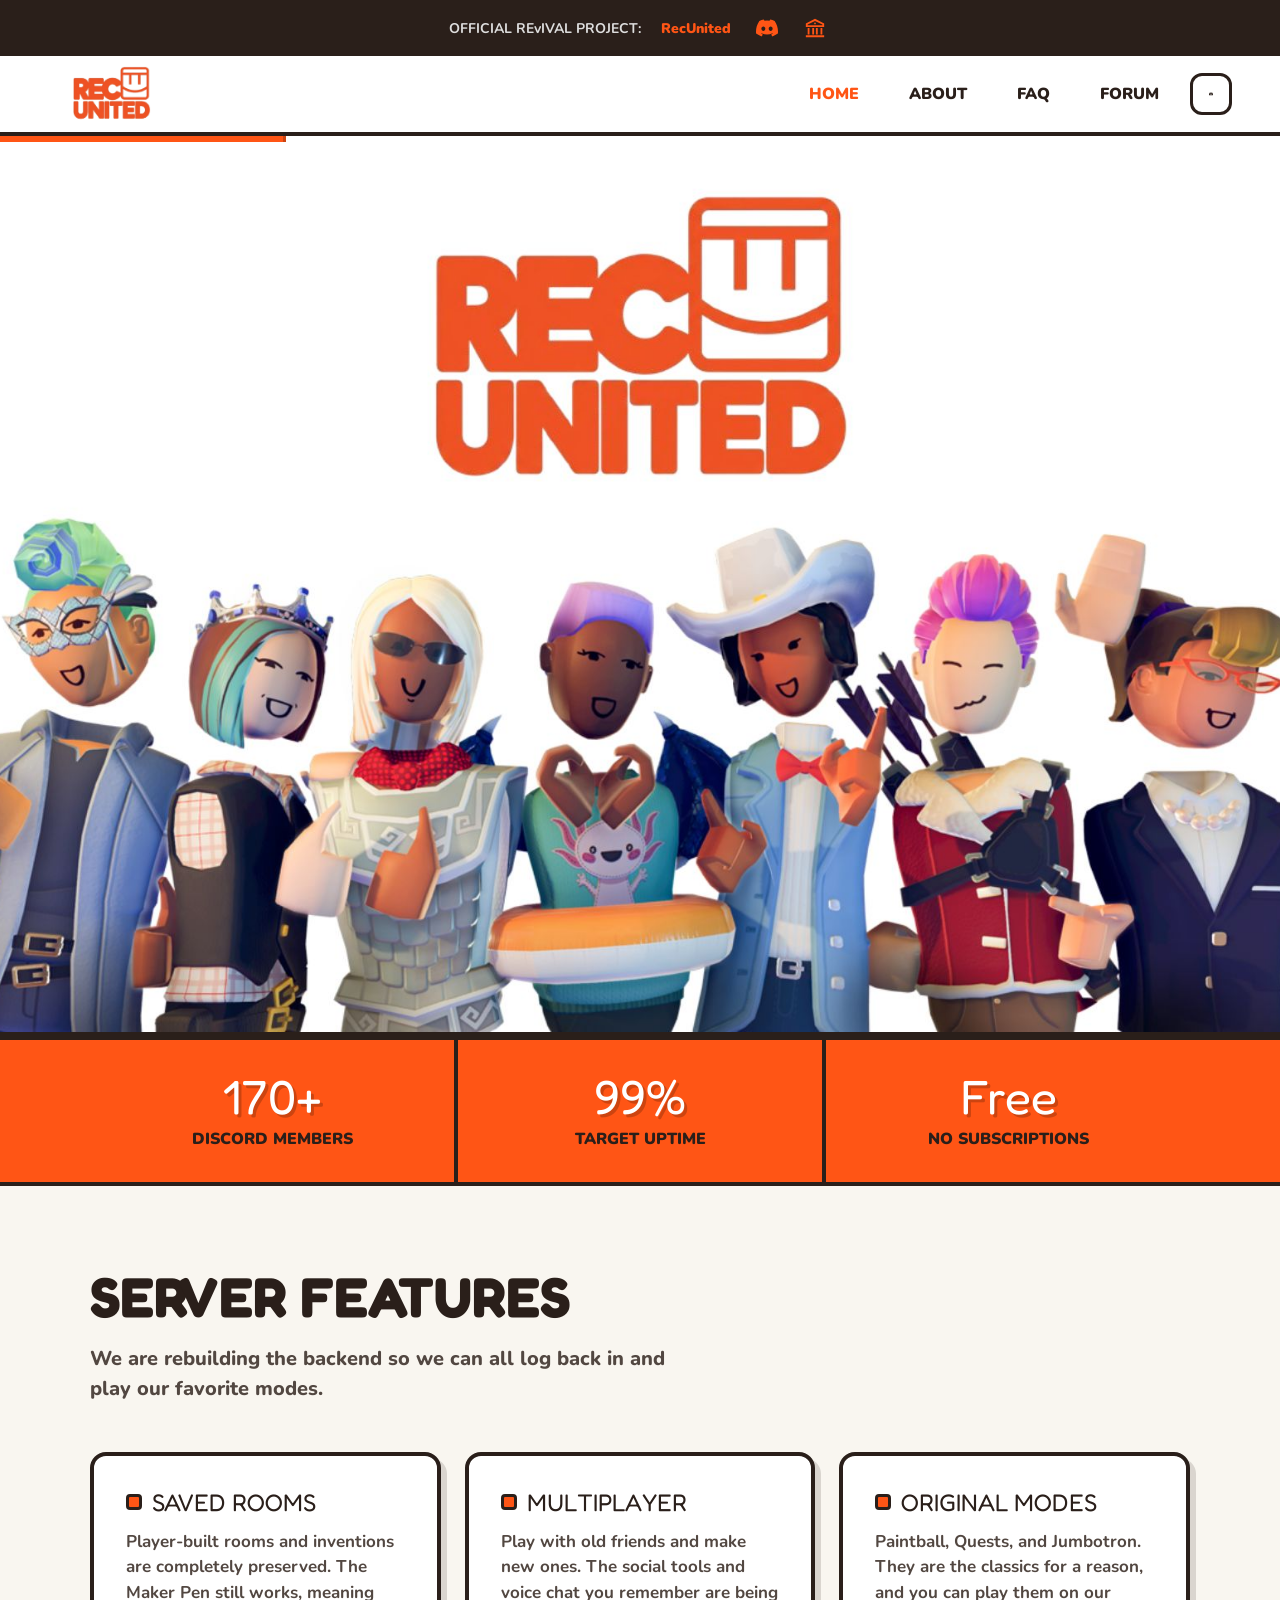
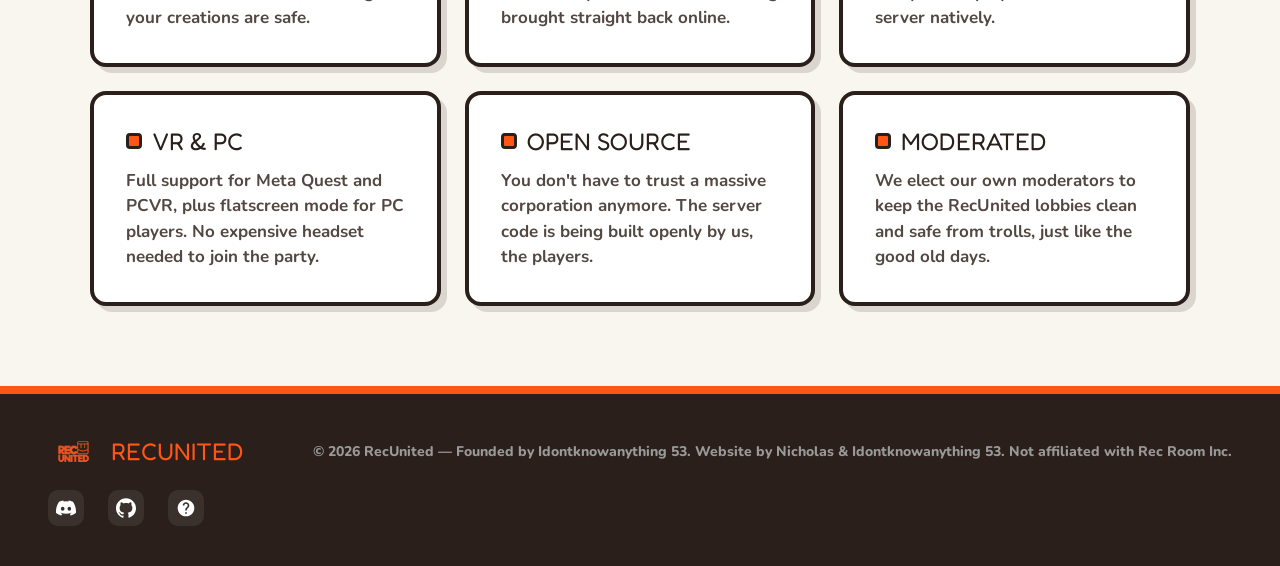
<file: index.html>
<!DOCTYPE html>
<html lang="en">
<head>
<meta charset="UTF-8">
<meta name="viewport" content="width=device-width, initial-scale=1.0">
<title>RecUnited — The Game Lives On</title>
<link rel="preconnect" href="https://fonts.googleapis.com">
<link rel="preconnect" href="https://fonts.gstatic.com" crossorigin>
<link href="https://fonts.googleapis.com/css2?family=Fredoka+One&family=Nunito:wght@400;700;800;900&display=swap" rel="stylesheet">
<link href="styles.css" rel="stylesheet">
<link rel="icon" type="image/x-icon" href="/favicon.ico">

<style>
  /* Icon link styles */
  .icon-link {
    display: inline-flex;
    align-items: center;
    justify-content: center;
    width: 32px;
    height: 32px;
    border-radius: 8px;
    transition: opacity 0.15s, transform 0.15s;
    color: inherit;
    text-decoration: none;
  }
  .icon-link:hover {
    opacity: 0.75;
    transform: scale(1.12);
  }

  /* Topbar icons */
  .topbar-links .icon-link svg {
    width: 22px;
    height: 22px;
    fill: var(--orange);
    transition: fill 0.15s;
  }
  .topbar-links .icon-link:hover svg {
    fill: white;
  }

  /* Nav Discord button icon */
  .nav-link-btn.icon-link {
    width: 42px;
    height: 42px;
    border-radius: 12px;
  }
  .nav-link-btn.icon-link svg {
    width: 22px;
    height: 22px;
    fill: var(--text);
  }
  .nav-link-btn.icon-link:hover svg {
    fill: var(--text);
  }

  /* Footer icon links */
  .footer-links .icon-link {
    width: 36px;
    height: 36px;
    border-radius: 10px;
    background: rgba(255,255,255,0.08);
  }
  .footer-links .icon-link svg {
    width: 20px;
    height: 20px;
    fill: white;
    transition: fill 0.15s;
  }
  .footer-links .icon-link:hover {
    opacity: 1;
    background: var(--orange);
    transform: scale(1.12);
  }
  .footer-links .icon-link:hover svg {
    fill: white;
  }

  /* Tooltip for icon links */
  .icon-link {
    position: relative;
  }
  .icon-link::after {
    content: attr(data-tooltip);
    position: absolute;
    bottom: calc(100% + 8px);
    left: 50%;
    transform: translateX(-50%);
    background: var(--text);
    color: white;
    font-family: 'Nunito', sans-serif;
    font-size: 12px;
    font-weight: 800;
    padding: 4px 10px;
    border-radius: 6px;
    white-space: nowrap;
    pointer-events: none;
    opacity: 0;
    transition: opacity 0.15s;
    text-transform: uppercase;
    letter-spacing: 0.05em;
  }
  .icon-link:hover::after {
    opacity: 1;
  }
</style>
</head>
<body>

<div class="topbar">
  <span>OFFICIAL REvIVAL PROJECT:</span>
  <strong>RecUnited</strong>
  <div class="topbar-links">
    <!-- Discord icon -->
    <a href="https://discord.gg/YjyBSMwTQD" target="_blank" class="icon-link" data-tooltip="Discord" aria-label="Discord">
      <svg xmlns="http://www.w3.org/2000/svg" viewBox="0 0 24 24">
        <path d="M20.317 4.37a19.791 19.791 0 0 0-4.885-1.515.074.074 0 0 0-.079.037c-.21.375-.444.864-.608 1.25a18.27 18.27 0 0 0-5.487 0 12.64 12.64 0 0 0-.617-1.25.077.077 0 0 0-.079-.037A19.736 19.736 0 0 0 3.677 4.37a.07.07 0 0 0-.032.027C.533 9.046-.32 13.58.099 18.057c.002.022.015.042.03.052a19.9 19.9 0 0 0 5.993 3.03.078.078 0 0 0 .084-.028c.462-.63.874-1.295 1.226-1.994a.076.076 0 0 0-.041-.106 13.107 13.107 0 0 1-1.872-.892.077.077 0 0 1-.008-.128 10.2 10.2 0 0 0 .372-.292.074.074 0 0 1 .077-.01c3.928 1.793 8.18 1.793 12.062 0a.074.074 0 0 1 .078.01c.12.098.246.198.373.292a.077.077 0 0 1-.006.127 12.299 12.299 0 0 1-1.873.892.077.077 0 0 0-.041.107c.36.698.772 1.362 1.225 1.993a.076.076 0 0 0 .084.028 19.839 19.839 0 0 0 6.002-3.03.077.077 0 0 0 .032-.054c.5-5.177-.838-9.674-3.549-13.66a.061.061 0 0 0-.031-.03zM8.02 15.33c-1.183 0-2.157-1.085-2.157-2.419 0-1.333.956-2.419 2.157-2.419 1.21 0 2.176 1.096 2.157 2.42 0 1.333-.956 2.418-2.157 2.418zm7.975 0c-1.183 0-2.157-1.085-2.157-2.419 0-1.333.955-2.419 2.157-2.419 1.21 0 2.176 1.096 2.157 2.42 0 1.333-.946 2.418-2.157 2.418z"/>
      </svg>
    </a>
    <!-- Server status / building icon -->
    <a href="about.html" class="icon-link" data-tooltip="Server: Building" aria-label="Server Status">
      <svg xmlns="http://www.w3.org/2000/svg" viewBox="0 0 24 24">
        <path d="M2 20h20v2H2v-2zm2-8h2v7H4v-7zm5 0h2v7H9v-7zm4 0h2v7h-2v-7zm5 0h2v7h-2v-7zM2 7l10-5 10 5v4H2V7zm2 1.236V9h16v-.764l-8-4-8 4zM12 8a1 1 0 1 1 0-2 1 1 0 0 1 0 2z"/>
      </svg>
    </a>
  </div>
</div>

<nav>
  <a class="nav-logo" href="index.html">
    <img class="logo-img" src="RecUnited-logo-2.png" alt="RecUnited Logo" onerror="this.src='https://placehold.co/200x80/FF5515/FFFFFF?text=RecUnited&font=Montserrat'">
  </a>
  <button class="mobile-menu-btn" aria-label="Toggle Menu">☰</button>

  <ul class="nav-links">
    <li class="nav-item"><a href="index" style="color:var(--orange);">Home</a></li>
    <li class="nav-item"><a href="about">About</a></li>
    <li class="nav-item"><a href="faq">FAQ</a></li>
    <li class="nav-item"><a href="https://forum.recunited.net">Forum</a></li>
    <li class="nav-item">
      <!-- Discord icon button in nav -->
      <a href="https://discord.gg/YjyBSMwTQD" target="_blank" class="nav-link-btn icon-link" data-tooltip="Discord" aria-label="Discord">
        <svg xmlns="http://www.w3.org/2000/svg" viewBox="0 0 24 24">
          <path d="M20.317 4.37a19.791 19.791 0 0 0-4.885-1.515.074.074 0 0 0-.079.037c-.21.375-.444.864-.608 1.25a18.27 18.27 0 0 0-5.487 0 12.64 12.64 0 0 0-.617-1.25.077.077 0 0 0-.079-.037A19.736 19.736 0 0 0 3.677 4.37a.07.07 0 0 0-.032.027C.533 9.046-.32 13.58.099 18.057c.002.022.015.042.03.052a19.9 19.9 0 0 0 5.993 3.03.078.078 0 0 0 .084-.028c.462-.63.874-1.295 1.226-1.994a.076.076 0 0 0-.041-.106 13.107 13.107 0 0 1-1.872-.892.077.077 0 0 1-.008-.128 10.2 10.2 0 0 0 .372-.292.074.074 0 0 1 .077-.01c3.928 1.793 8.18 1.793 12.062 0a.074.074 0 0 1 .078.01c.12.098.246.198.373.292a.077.077 0 0 1-.006.127 12.299 12.299 0 0 1-1.873.892.077.077 0 0 0-.041.107c.36.698.772 1.362 1.225 1.993a.076.076 0 0 0 .084.028 19.839 19.839 0 0 0 6.002-3.03.077.077 0 0 0 .032-.054c.5-5.177-.838-9.674-3.549-13.66a.061.061 0 0 0-.031-.03zM8.02 15.33c-1.183 0-2.157-1.085-2.157-2.419 0-1.333.956-2.419 2.157-2.419 1.21 0 2.176 1.096 2.157 2.42 0 1.333-.956 2.418-2.157 2.418zm7.975 0c-1.183 0-2.157-1.085-2.157-2.419 0-1.333.955-2.419 2.157-2.419 1.21 0 2.176 1.096 2.157 2.42 0 1.333-.946 2.418-2.157 2.418z"/>
        </svg>
      </a>
    </li>
  </ul>
</nav>



<!-- SLIDESHOW -->
<div class="slideshow-wrap">
  <div class="slideshow-track" id="slideshow-track">
    <div class="slide active"><img src="banana.jpg" alt="Slide 1" fetchpriority="high"></div>
    <div class="slide"><img src="RecUnited.jpg" alt="Slide 2" loading="lazy"></div>
    <div class="slide"><img src="banana.jpg" alt="Slide 3"></div>
  </div>
  <div class="slideshow-progress-bar">
    <div class="slideshow-progress-fill" id="slideshow-progress"></div>
  </div>
</div>
    
<div class="stats-strip">
  <div class="stats-inner">
    <div class="stat-item"><span class="stat-n">170+</span><div class="stat-l">Discord Members</div></div>
    <div class="stat-item"><span class="stat-n">99%</span><div class="stat-l">Target Uptime</div></div>
    <div class="stat-item"><span class="stat-n">Free</span><div class="stat-l">No Subscriptions</div></div>
  </div>
</div>

<section id="features" class="section">
  <div class="section-inner">
    <h2>Server Features</h2>
    <p class="section-sub">We are rebuilding the backend so we can all log back in and play our favorite modes.</p>
    
    <div class="features-grid">
      <div class="feat-card">
        <div class="feat-title">Saved Rooms</div>
        <p class="feat-desc">Player-built rooms and inventions are completely preserved. The Maker Pen still works, meaning your creations are safe.</p>
      </div>
      <div class="feat-card">
        <div class="feat-title">Multiplayer</div>
        <p class="feat-desc">Play with old friends and make new ones. The social tools and voice chat you remember are being brought straight back online.</p>
      </div>
      <div class="feat-card">
        <div class="feat-title">Original Modes</div>
        <p class="feat-desc">Paintball, Quests, and Jumbotron. They are the classics for a reason, and you can play them on our server natively.</p>
      </div>
      <div class="feat-card">
        <div class="feat-title">VR & PC</div>
        <p class="feat-desc">Full support for Meta Quest and PCVR, plus flatscreen mode for PC players. No expensive headset needed to join the party.</p>
      </div>
      <div class="feat-card">
        <div class="feat-title">Open Source</div>
        <p class="feat-desc">You don't have to trust a massive corporation anymore. The server code is being built openly by us, the players.</p>
      </div>
      <div class="feat-card">
        <div class="feat-title">Moderated</div>
        <p class="feat-desc">We elect our own moderators to keep the RecUnited lobbies clean and safe from trolls, just like the good old days.</p>
      </div>
    </div>
  </div>
</section>

<footer>
  <a class="footer-logo" href="index.html">
    <img src="RecUnited-logo-2.png" alt="Logo" style="height:36px; object-fit:contain;" onerror="this.style.display='none'">
    RecUnited
  </a>
  <span class="footer-copy">© 2026 RecUnited — Founded by Idontknowanything 53. Website by Nicholas & Idontknowanything 53. Not affiliated with Rec Room Inc.</span>
  <div class="footer-links">
    <!-- Discord -->
    <a href="https://discord.gg/YjyBSMwTQD" target="_blank" class="icon-link" data-tooltip="Discord" aria-label="Discord">
      <svg xmlns="http://www.w3.org/2000/svg" viewBox="0 0 24 24">
        <path d="M20.317 4.37a19.791 19.791 0 0 0-4.885-1.515.074.074 0 0 0-.079.037c-.21.375-.444.864-.608 1.25a18.27 18.27 0 0 0-5.487 0 12.64 12.64 0 0 0-.617-1.25.077.077 0 0 0-.079-.037A19.736 19.736 0 0 0 3.677 4.37a.07.07 0 0 0-.032.027C.533 9.046-.32 13.58.099 18.057c.002.022.015.042.03.052a19.9 19.9 0 0 0 5.993 3.03.078.078 0 0 0 .084-.028c.462-.63.874-1.295 1.226-1.994a.076.076 0 0 0-.041-.106 13.107 13.107 0 0 1-1.872-.892.077.077 0 0 1-.008-.128 10.2 10.2 0 0 0 .372-.292.074.074 0 0 1 .077-.01c3.928 1.793 8.18 1.793 12.062 0a.074.074 0 0 1 .078.01c.12.098.246.198.373.292a.077.077 0 0 1-.006.127 12.299 12.299 0 0 1-1.873.892.077.077 0 0 0-.041.107c.36.698.772 1.362 1.225 1.993a.076.076 0 0 0 .084.028 19.839 19.839 0 0 0 6.002-3.03.077.077 0 0 0 .032-.054c.5-5.177-.838-9.674-3.549-13.66a.061.061 0 0 0-.031-.03zM8.02 15.33c-1.183 0-2.157-1.085-2.157-2.419 0-1.333.956-2.419 2.157-2.419 1.21 0 2.176 1.096 2.157 2.42 0 1.333-.956 2.418-2.157 2.418zm7.975 0c-1.183 0-2.157-1.085-2.157-2.419 0-1.333.955-2.419 2.157-2.419 1.21 0 2.176 1.096 2.157 2.42 0 1.333-.946 2.418-2.157 2.418z"/>
      </svg>
    </a>
    <!-- GitHub -->
    <a href="https://github.com/nicholasm624/RecUnited" target="_blank" class="icon-link" data-tooltip="GitHub" aria-label="GitHub">
      <svg xmlns="http://www.w3.org/2000/svg" viewBox="0 0 24 24">
        <path d="M12 .297c-6.63 0-12 5.373-12 12 0 5.303 3.438 9.8 8.205 11.385.6.113.82-.258.82-.577 0-.285-.01-1.04-.015-2.04-3.338.724-4.042-1.61-4.042-1.61C4.422 18.07 3.633 17.7 3.633 17.7c-1.087-.744.084-.729.084-.729 1.205.084 1.838 1.236 1.838 1.236 1.07 1.835 2.809 1.305 3.495.998.108-.776.417-1.305.76-1.605-2.665-.3-5.466-1.332-5.466-5.93 0-1.31.465-2.38 1.235-3.22-.135-.303-.54-1.523.105-3.176 0 0 1.005-.322 3.3 1.23.96-.267 1.98-.399 3-.405 1.02.006 2.04.138 3 .405 2.28-1.552 3.285-1.23 3.285-1.23.645 1.653.24 2.873.12 3.176.765.84 1.23 1.91 1.23 3.22 0 4.61-2.805 5.625-5.475 5.92.42.36.81 1.096.81 2.22 0 1.606-.015 2.896-.015 3.286 0 .315.21.69.825.57C20.565 22.092 24 17.592 24 12.297c0-6.627-5.373-12-12-12"/>
      </svg>
    </a>
    <!-- FAQ -->
    <a href="faq.html" class="icon-link" data-tooltip="FAQ" aria-label="FAQ">
      <svg xmlns="http://www.w3.org/2000/svg" viewBox="0 0 24 24">
        <path d="M12 2C6.48 2 2 6.48 2 12s4.48 10 10 10 10-4.48 10-10S17.52 2 12 2zm1 17h-2v-2h2v2zm2.07-7.75l-.9.92C13.45 12.9 13 13.5 13 15h-2v-.5c0-1.1.45-2.1 1.17-2.83l1.24-1.26c.37-.36.59-.86.59-1.41 0-1.1-.9-2-2-2s-2 .9-2 2H8c0-2.21 1.79-4 4-4s4 1.79 4 4c0 .88-.36 1.68-.93 2.25z"/>
      </svg>
    </a>
  </div>
</footer>

<script src="script.js" defer></script>
</body>
</html>
</file>
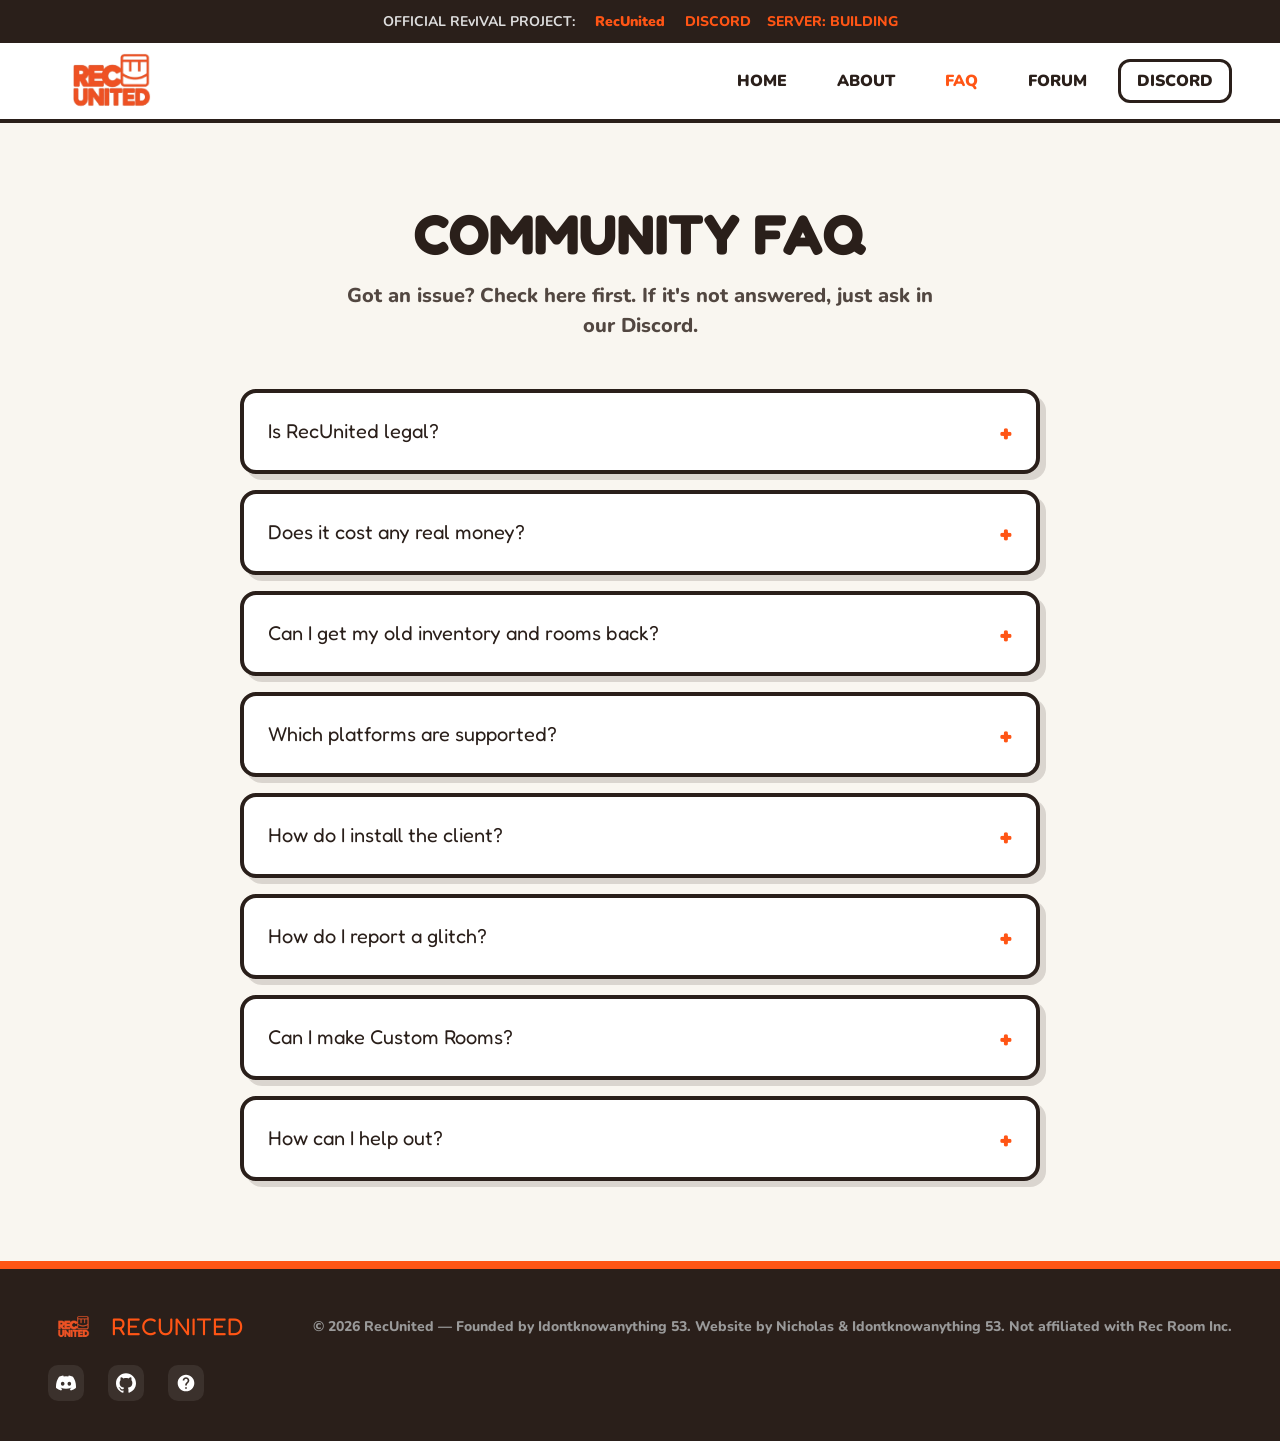
<file: faq.html>
<!DOCTYPE html>
<html lang="en">
<head>
<meta charset="UTF-8">
<meta name="viewport" content="width=device-width, initial-scale=1.0">
<title>FAQ — RecUnited</title>
<link rel="preconnect" href="https://fonts.googleapis.com">
<link rel="preconnect" href="https://fonts.gstatic.com" crossorigin>
<link href="https://fonts.googleapis.com/css2?family=Fredoka+One&family=Nunito:wght@400;700;800;900&display=swap" rel="stylesheet">
<link href="styles.css" rel="stylesheet">
</head>
<body>

<style>
  /* Icon link styles */
  .icon-link {
    display: inline-flex;
    align-items: center;
    justify-content: center;
    width: 32px;
    height: 32px;
    border-radius: 8px;
    transition: opacity 0.15s, transform 0.15s;
    color: inherit;
    text-decoration: none;
  }
  .icon-link:hover {
    opacity: 0.75;
    transform: scale(1.12);
  }

  /* Topbar icons */
  .topbar-links .icon-link svg {
    width: 22px;
    height: 22px;
    fill: var(--orange);
    transition: fill 0.15s;
  }
  .topbar-links .icon-link:hover svg {
    fill: white;
  }

  /* Nav Discord button icon */
  .nav-link-btn.icon-link {
    width: 42px;
    height: 42px;
    border-radius: 12px;
  }
  .nav-link-btn.icon-link svg {
    width: 22px;
    height: 22px;
    fill: var(--text);
  }
  .nav-link-btn.icon-link:hover svg {
    fill: var(--text);
  }

  /* Footer icon links */
  .footer-links .icon-link {
    width: 36px;
    height: 36px;
    border-radius: 10px;
    background: rgba(255,255,255,0.08);
  }
  .footer-links .icon-link svg {
    width: 20px;
    height: 20px;
    fill: white;
    transition: fill 0.15s;
  }
  .footer-links .icon-link:hover {
    opacity: 1;
    background: var(--orange);
    transform: scale(1.12);
  }
  .footer-links .icon-link:hover svg {
    fill: white;
  }

  /* Tooltip for icon links */
  .icon-link {
    position: relative;
  }
  .icon-link::after {
    content: attr(data-tooltip);
    position: absolute;
    bottom: calc(100% + 8px);
    left: 50%;
    transform: translateX(-50%);
    background: var(--text);
    color: white;
    font-family: 'Nunito', sans-serif;
    font-size: 12px;
    font-weight: 800;
    padding: 4px 10px;
    border-radius: 6px;
    white-space: nowrap;
    pointer-events: none;
    opacity: 0;
    transition: opacity 0.15s;
    text-transform: uppercase;
    letter-spacing: 0.05em;
  }
  .icon-link:hover::after {
    opacity: 1;
  }
</style>
<div class="topbar">
  <span>OFFICIAL REvIVAL PROJECT:</span>
  <strong>RecUnited</strong>
  <div class="topbar-links">
    <a href="https://discord.gg/YjyBSMwTQD" target="_blank">Discord</a>
    <a href="about.html">Server: Building</a>
  </div>
</div>

<nav>
  <a class="nav-logo" href="index.html">
    <img class="logo-img" src="RecUnited-logo-2.png" alt="RecUnited Logo" onerror="this.src='https://placehold.co/200x80/FF5515/FFFFFF?text=RecUnited&font=Montserrat'">
  </a>
  <button class="mobile-menu-btn" aria-label="Toggle Menu">☰</button>
  <ul class="nav-links">
    <li class="nav-item"><a href="index">Home</a></li>
    <li class="nav-item"><a href="about">About</a></li>
    <li class="nav-item"><a href="faq" style="color:var(--orange);">FAQ</a></li>
    <li class="nav-item"><a href="https://forum.recunited.net">Forum</a></li>
    <li class="nav-item"><a href="https://discord.gg/YjyBSMwTQD" target="_blank" class="nav-link-btn">Discord</a></li>
  </ul>
</nav>

<section class="section">
  <div class="section-inner" style="text-align:center;">
    <h2>Community FAQ</h2>
    <p class="section-sub" style="margin: 0 auto 48px;">Got an issue? Check here first. If it's not answered, just ask in our Discord.</p>
    
    <div class="faq-wrap">
      <div class="faq-card">
        <button class="faq-btn">Is RecUnited legal?<div class="faq-icon">+</div></button>
        <div class="faq-ans">RecUnited is a fan-made preservation project. We don't distribute copyrighted game files — you need to already have the game installed. We operate legally under fair use principles like many other private servers.</div>
      </div>
      <div class="faq-card">
        <button class="faq-btn">Does it cost any real money?<div class="faq-icon">+</div></button>
        <div class="faq-ans">No. The server is completely free to play. We cover backend server costs through community donations. We will never sell in-game items.</div>
      </div>
      <div class="faq-card">
        <button class="faq-btn">Can I get my old inventory and rooms back?<div class="faq-icon">+</div></button>
        <div class="faq-ans">Sadly, no. We cannot access your old data from their servers. Everyone gets to start totally fresh!</div>
      </div>
      <div class="faq-card">
        <button class="faq-btn">Which platforms are supported?<div class="faq-icon">+</div></button>
        <div class="faq-ans">We are focusing on PC and PCVR first, with Meta Quest sideloading following soon after. We don't plan to release on consoles simply due to how locked-down those stores are.</div>
      </div>
      <div class="faq-card">
        <button class="faq-btn">How do I install the client?<div class="faq-icon">+</div></button>
        <div class="faq-ans">Grab the patcher from our Discord. Instructions are available on the <a href="join.html" style="color:var(--orange); font-weight:800;">Play Now</a> page!</div>
      </div>
      <div class="faq-card">
        <button class="faq-btn">How do I report a glitch?<div class="faq-icon">+</div></button>
        <div class="faq-ans">Drop it in the #bug-reports channel on our Discord server, or open a GitHub issue. We read every single one.</div>
      </div>
      <div class="faq-card">
        <button class="faq-btn">Can I make Custom Rooms?<div class="faq-icon">+</div></button>
        <div class="faq-ans">Yes, the Maker Pen works perfectly online. You can build together with friends and save your rooms natively to our server.</div>
      </div>
      <div class="faq-card">
        <button class="faq-btn">How can I help out?<div class="faq-icon">+</div></button>
        <div class="faq-ans">Join the Discord, contribute to our GitHub repo, or help test out the network code when we do live lobby tests!</div>
      </div>
    </div>
  </div>
</section>

<footer>
  <a class="footer-logo" href="index.html">
    <img src="RecUnited-logo-2.png" alt="Logo" style="height:36px; object-fit:contain;" onerror="this.style.display='none'">
    RecUnited
  </a>
  <span class="footer-copy">© 2026 RecUnited — Founded by Idontknowanything 53. Website by Nicholas & Idontknowanything 53. Not affiliated with Rec Room Inc.</span>
  <div class="footer-links">
    <!-- Discord -->
    <a href="https://discord.gg/YjyBSMwTQD" target="_blank" class="icon-link" data-tooltip="Discord" aria-label="Discord">
      <svg xmlns="http://www.w3.org/2000/svg" viewBox="0 0 24 24">
        <path d="M20.317 4.37a19.791 19.791 0 0 0-4.885-1.515.074.074 0 0 0-.079.037c-.21.375-.444.864-.608 1.25a18.27 18.27 0 0 0-5.487 0 12.64 12.64 0 0 0-.617-1.25.077.077 0 0 0-.079-.037A19.736 19.736 0 0 0 3.677 4.37a.07.07 0 0 0-.032.027C.533 9.046-.32 13.58.099 18.057c.002.022.015.042.03.052a19.9 19.9 0 0 0 5.993 3.03.078.078 0 0 0 .084-.028c.462-.63.874-1.295 1.226-1.994a.076.076 0 0 0-.041-.106 13.107 13.107 0 0 1-1.872-.892.077.077 0 0 1-.008-.128 10.2 10.2 0 0 0 .372-.292.074.074 0 0 1 .077-.01c3.928 1.793 8.18 1.793 12.062 0a.074.074 0 0 1 .078.01c.12.098.246.198.373.292a.077.077 0 0 1-.006.127 12.299 12.299 0 0 1-1.873.892.077.077 0 0 0-.041.107c.36.698.772 1.362 1.225 1.993a.076.076 0 0 0 .084.028 19.839 19.839 0 0 0 6.002-3.03.077.077 0 0 0 .032-.054c.5-5.177-.838-9.674-3.549-13.66a.061.061 0 0 0-.031-.03zM8.02 15.33c-1.183 0-2.157-1.085-2.157-2.419 0-1.333.956-2.419 2.157-2.419 1.21 0 2.176 1.096 2.157 2.42 0 1.333-.956 2.418-2.157 2.418zm7.975 0c-1.183 0-2.157-1.085-2.157-2.419 0-1.333.955-2.419 2.157-2.419 1.21 0 2.176 1.096 2.157 2.42 0 1.333-.946 2.418-2.157 2.418z"/>
      </svg>
    </a>
    <!-- GitHub -->
    <a href="https://github.com/nicholasm624/RecUnited" target="_blank" class="icon-link" data-tooltip="GitHub" aria-label="GitHub">
      <svg xmlns="http://www.w3.org/2000/svg" viewBox="0 0 24 24">
        <path d="M12 .297c-6.63 0-12 5.373-12 12 0 5.303 3.438 9.8 8.205 11.385.6.113.82-.258.82-.577 0-.285-.01-1.04-.015-2.04-3.338.724-4.042-1.61-4.042-1.61C4.422 18.07 3.633 17.7 3.633 17.7c-1.087-.744.084-.729.084-.729 1.205.084 1.838 1.236 1.838 1.236 1.07 1.835 2.809 1.305 3.495.998.108-.776.417-1.305.76-1.605-2.665-.3-5.466-1.332-5.466-5.93 0-1.31.465-2.38 1.235-3.22-.135-.303-.54-1.523.105-3.176 0 0 1.005-.322 3.3 1.23.96-.267 1.98-.399 3-.405 1.02.006 2.04.138 3 .405 2.28-1.552 3.285-1.23 3.285-1.23.645 1.653.24 2.873.12 3.176.765.84 1.23 1.91 1.23 3.22 0 4.61-2.805 5.625-5.475 5.92.42.36.81 1.096.81 2.22 0 1.606-.015 2.896-.015 3.286 0 .315.21.69.825.57C20.565 22.092 24 17.592 24 12.297c0-6.627-5.373-12-12-12"/>
      </svg>
    </a>
    <!-- FAQ -->
    <a href="faq.html" class="icon-link" data-tooltip="FAQ" aria-label="FAQ">
      <svg xmlns="http://www.w3.org/2000/svg" viewBox="0 0 24 24">
        <path d="M12 2C6.48 2 2 6.48 2 12s4.48 10 10 10 10-4.48 10-10S17.52 2 12 2zm1 17h-2v-2h2v2zm2.07-7.75l-.9.92C13.45 12.9 13 13.5 13 15h-2v-.5c0-1.1.45-2.1 1.17-2.83l1.24-1.26c.37-.36.59-.86.59-1.41 0-1.1-.9-2-2-2s-2 .9-2 2H8c0-2.21 1.79-4 4-4s4 1.79 4 4c0 .88-.36 1.68-.93 2.25z"/>
      </svg>
    </a>
  </div>
</footer>


<script src="script.js" defer></script>
</body>
</html>
</file>
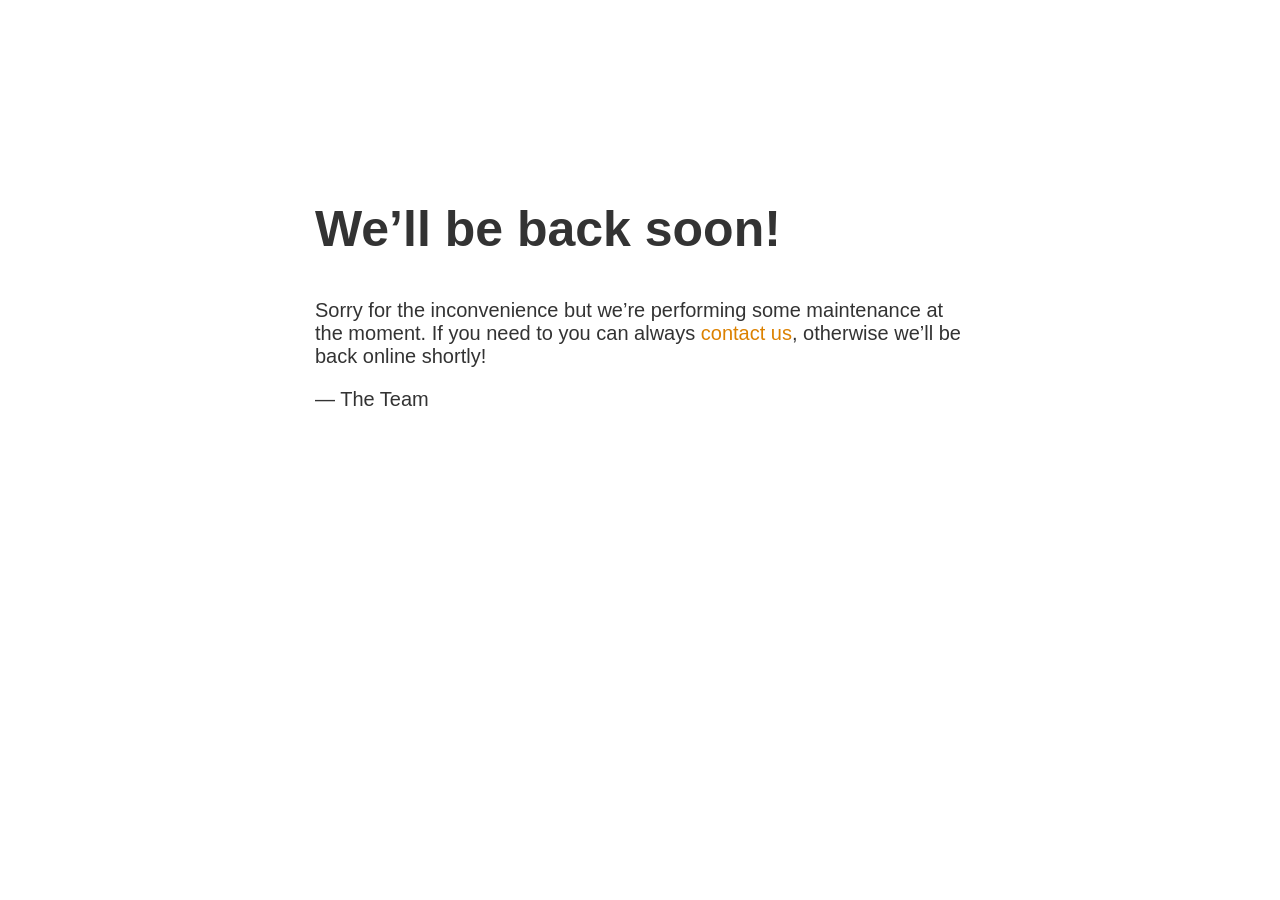
<file: index (2).html>
<!doctype html>
<title>Site Maintenance</title>
<style>
  body { text-align: center; padding: 150px; }
  h1 { font-size: 50px; }
  body { font: 20px Helvetica, sans-serif; color: #333; }
  article { display: block; text-align: left; width: 650px; margin: 0 auto; }
  a { color: #dc8100; text-decoration: none; }
  a:hover { color: #333; text-decoration: none; }
</style>

<article>
    <h1>We&rsquo;ll be back soon!</h1>
    <div>
        <p>Sorry for the inconvenience but we&rsquo;re performing some maintenance at the moment. If you need to you can always <a href="mailto:#">contact us</a>, otherwise we&rsquo;ll be back online shortly!</p>
        <p>&mdash; The Team</p>
    </div>
</article>
</file>
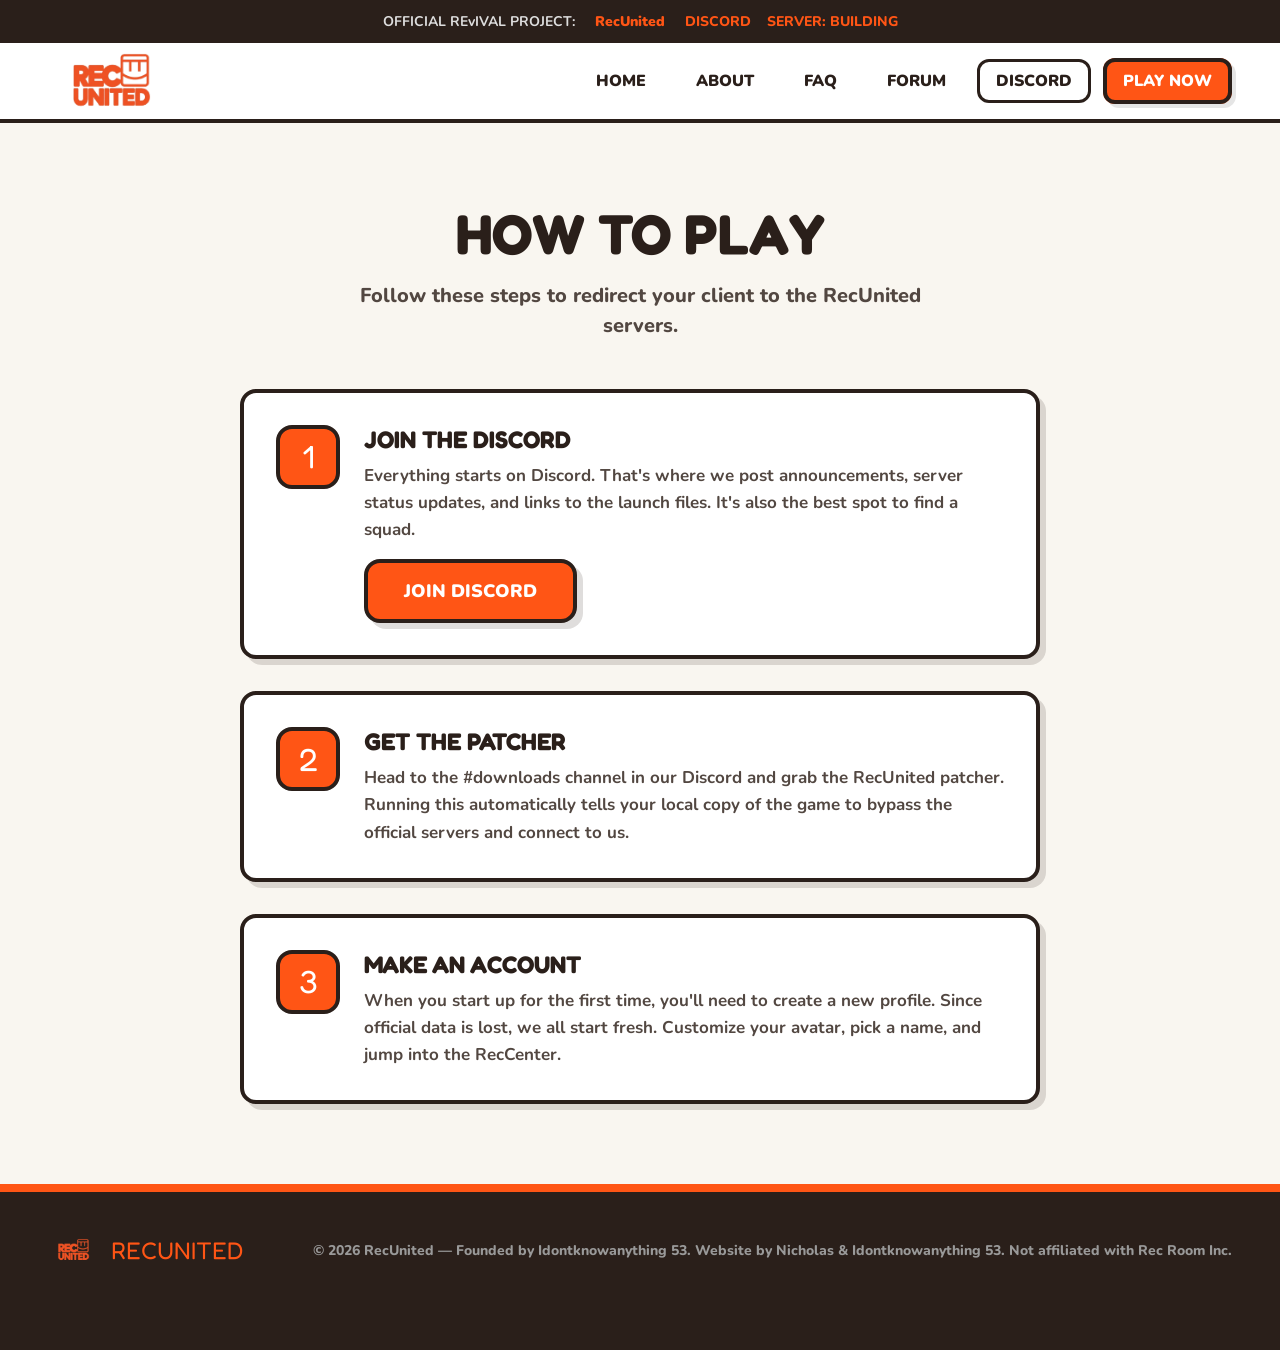
<file: join.html>
<!DOCTYPE html>
<html lang="en">
<head>
<meta charset="UTF-8">
<meta name="viewport" content="width=device-width, initial-scale=1.0">
<title>Join Now — RecUnited</title>
<link rel="preconnect" href="https://fonts.googleapis.com">
<link rel="preconnect" href="https://fonts.gstatic.com" crossorigin>
<link href="https://fonts.googleapis.com/css2?family=Fredoka+One&family=Nunito:wght@400;700;800;900&display=swap" rel="stylesheet">
<link href="styles.css" rel="stylesheet">
</head>
<body>

<div class="topbar">
  <span>OFFICIAL REvIVAL PROJECT:</span>
  <strong>RecUnited</strong>
  <div class="topbar-links">
    <a href="https://discord.gg/YjyBSMwTQD" target="_blank">Discord</a>
    <a href="about.html">Server: Building</a>
  </div>
</div>

<nav>
  <a class="nav-logo" href="index.html">
    <img class="logo-img" src="RecUnited-logo-2.png" alt="RecUnited Logo" onerror="this.src='https://placehold.co/200x80/FF5515/FFFFFF?text=RecUnited&font=Montserrat'">
  </a>
  <button class="mobile-menu-btn" aria-label="Toggle Menu">☰</button>
  <ul class="nav-links">
    <li class="nav-item"><a href="index">Home</a></li>
    <li class="nav-item"><a href="about">About</a></li>
    <li class="nav-item"><a href="faq">FAQ</a></li>
    <li class="nav-item"><a href="https://forum.recunited.net">Forum</a></li>
    <li class="nav-item"><a href="https://discord.gg/YjyBSMwTQD" target="_blank" class="nav-link-btn">Discord</a></li>
    <li class="nav-item"><a href="join.html" class="nav-btn">Play Now</a></li>
  </ul>
</nav>

<section class="section">
  <div class="section-inner" style="text-align:center;">
    <h2>How to Play</h2>
    <p class="section-sub" style="margin: 0 auto 48px;">Follow these steps to redirect your client to the RecUnited servers.</p>
    
    <div class="join-panels">
      <div class="step-card">
        <div class="step-num-box">1</div>
        <div class="step-content" style="text-align:left;">
          <h3>Join the Discord</h3>
          <p>Everything starts on Discord. That's where we post announcements, server status updates, and links to the launch files. It's also the best spot to find a squad.</p>
          <div style="margin-top:16px;">
            <a href="https://discord.gg/YjyBSMwTQD" target="_blank" class="btn-orange">Join Discord</a>
          </div>
        </div>
      </div>

      <div class="step-card">
        <div class="step-num-box">2</div>
        <div class="step-content" style="text-align:left;">
          <h3>Get the Patcher</h3>
          <p>Head to the <strong>#downloads</strong> channel in our Discord and grab the RecUnited patcher. Running this automatically tells your local copy of the game to bypass the official servers and connect to us.</p>
        </div>
      </div>

      <div class="step-card">
        <div class="step-num-box">3</div>
        <div class="step-content" style="text-align:left;">
          <h3>Make an Account</h3>
          <p>When you start up for the first time, you'll need to create a new profile. Since official data is lost, we all start fresh. Customize your avatar, pick a name, and jump into the RecCenter.</p>
        </div>
      </div>
    </div>
  </div>
</section>

<footer>
  <a class="footer-logo" href="index.html">
    <img src="RecUnited-logo-2.png" alt="Logo" style="height:36px; object-fit:contain;" onerror="this.style.display='none'">
    RecUnited
  </a>
  <span class="footer-copy">© 2026 RecUnited — Founded by Idontknowanything 53. Website by Nicholas & Idontknowanything 53. Not affiliated with Rec Room Inc.</span>
  <div class="footer-links">
    <!-- Discord -->
    <a href="https://discord.gg/YjyBSMwTQD" target="_blank" class="icon-link" data-tooltip="Discord" aria-label="Discord">
      <svg xmlns="http://www.w3.org/2000/svg" viewBox="0 0 24 24">
        <path d="M20.317 4.37a19.791 19.791 0 0 0-4.885-1.515.074.074 0 0 0-.079.037c-.21.375-.444.864-.608 1.25a18.27 18.27 0 0 0-5.487 0 12.64 12.64 0 0 0-.617-1.25.077.077 0 0 0-.079-.037A19.736 19.736 0 0 0 3.677 4.37a.07.07 0 0 0-.032.027C.533 9.046-.32 13.58.099 18.057c.002.022.015.042.03.052a19.9 19.9 0 0 0 5.993 3.03.078.078 0 0 0 .084-.028c.462-.63.874-1.295 1.226-1.994a.076.076 0 0 0-.041-.106 13.107 13.107 0 0 1-1.872-.892.077.077 0 0 1-.008-.128 10.2 10.2 0 0 0 .372-.292.074.074 0 0 1 .077-.01c3.928 1.793 8.18 1.793 12.062 0a.074.074 0 0 1 .078.01c.12.098.246.198.373.292a.077.077 0 0 1-.006.127 12.299 12.299 0 0 1-1.873.892.077.077 0 0 0-.041.107c.36.698.772 1.362 1.225 1.993a.076.076 0 0 0 .084.028 19.839 19.839 0 0 0 6.002-3.03.077.077 0 0 0 .032-.054c.5-5.177-.838-9.674-3.549-13.66a.061.061 0 0 0-.031-.03zM8.02 15.33c-1.183 0-2.157-1.085-2.157-2.419 0-1.333.956-2.419 2.157-2.419 1.21 0 2.176 1.096 2.157 2.42 0 1.333-.956 2.418-2.157 2.418zm7.975 0c-1.183 0-2.157-1.085-2.157-2.419 0-1.333.955-2.419 2.157-2.419 1.21 0 2.176 1.096 2.157 2.42 0 1.333-.946 2.418-2.157 2.418z"/>
      </svg>
    </a>
    <!-- GitHub -->
    <a href="https://github.com/nicholasm624/RecUnited" target="_blank" class="icon-link" data-tooltip="GitHub" aria-label="GitHub">
      <svg xmlns="http://www.w3.org/2000/svg" viewBox="0 0 24 24">
        <path d="M12 .297c-6.63 0-12 5.373-12 12 0 5.303 3.438 9.8 8.205 11.385.6.113.82-.258.82-.577 0-.285-.01-1.04-.015-2.04-3.338.724-4.042-1.61-4.042-1.61C4.422 18.07 3.633 17.7 3.633 17.7c-1.087-.744.084-.729.084-.729 1.205.084 1.838 1.236 1.838 1.236 1.07 1.835 2.809 1.305 3.495.998.108-.776.417-1.305.76-1.605-2.665-.3-5.466-1.332-5.466-5.93 0-1.31.465-2.38 1.235-3.22-.135-.303-.54-1.523.105-3.176 0 0 1.005-.322 3.3 1.23.96-.267 1.98-.399 3-.405 1.02.006 2.04.138 3 .405 2.28-1.552 3.285-1.23 3.285-1.23.645 1.653.24 2.873.12 3.176.765.84 1.23 1.91 1.23 3.22 0 4.61-2.805 5.625-5.475 5.92.42.36.81 1.096.81 2.22 0 1.606-.015 2.896-.015 3.286 0 .315.21.69.825.57C20.565 22.092 24 17.592 24 12.297c0-6.627-5.373-12-12-12"/>
      </svg>
    </a>
    <!-- FAQ -->
    <a href="faq.html" class="icon-link" data-tooltip="FAQ" aria-label="FAQ">
      <svg xmlns="http://www.w3.org/2000/svg" viewBox="0 0 24 24">
        <path d="M12 2C6.48 2 2 6.48 2 12s4.48 10 10 10 10-4.48 10-10S17.52 2 12 2zm1 17h-2v-2h2v2zm2.07-7.75l-.9.92C13.45 12.9 13 13.5 13 15h-2v-.5c0-1.1.45-2.1 1.17-2.83l1.24-1.26c.37-.36.59-.86.59-1.41 0-1.1-.9-2-2-2s-2 .9-2 2H8c0-2.21 1.79-4 4-4s4 1.79 4 4c0 .88-.36 1.68-.93 2.25z"/>
      </svg>
    </a>
  </div>
</footer>


<script src="script.js" defer></script>
</body>
</html>
</file>
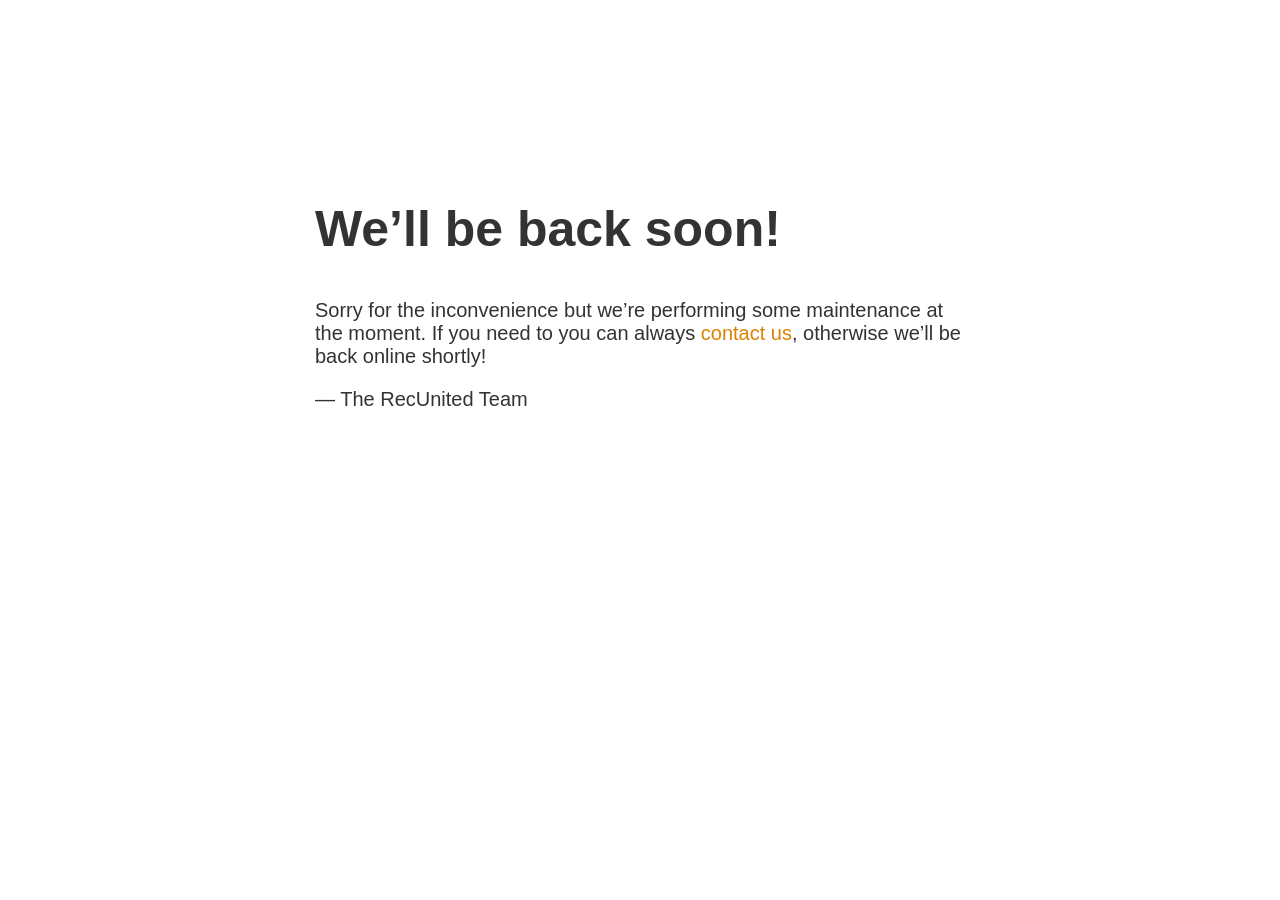
<file: x.html>
<!doctype html>
<title>Site Maintenance</title>
<style>
  body { text-align: center; padding: 150px; }
  h1 { font-size: 50px; }
  body { font: 20px Helvetica, sans-serif; color: #333; }
  article { display: block; text-align: left; width: 650px; margin: 0 auto; }
  a { color: #dc8100; text-decoration: none; }
  a:hover { color: #333; text-decoration: none; }
</style>

<article>
    <h1>We&rsquo;ll be back soon!</h1>
    <div>
        <p>Sorry for the inconvenience but we&rsquo;re performing some maintenance at the moment. If you need to you can always <a href="mailto:#">contact us</a>, otherwise we&rsquo;ll be back online shortly!</p>
        <p>&mdash; The RecUnited Team</p>
    </div>
</article>
</file>
<file: styles.css>
:root {
  --orange: #FF5515;
  --orange-dark: #cc4410;
  --off-white: #F9F6F0;
  --white: #FFFFFF;
  --text: #2A1F1A;
  --text-mid: #524741;
  --thick-border: 4px solid var(--text);
  --hard-shadow: 6px 6px 0px rgba(42, 31, 26, 0.15);
}

*, *::before, *::after { box-sizing: border-box; margin: 0; padding: 0; }
body { font-family: 'Nunito', sans-serif; background: var(--off-white); color: var(--text); overflow-x: hidden; }

/* ── TOPBAR ── */
.topbar {
  background: var(--text); color: var(--white); text-align: center;
  padding: 12px 16px; font-size: 14px; font-weight: 700;
  display: flex; align-items: center; justify-content: center; gap: 20px;
}
.topbar span { color: #ddd; }
.topbar strong { color: var(--orange); font-weight: 900; }
.topbar-links { display: flex; gap: 16px; font-weight: 800; }
.topbar-links a { color: var(--orange); text-decoration: none; font-size: 14px; text-transform: uppercase; }
.topbar-links a:hover { color: white; text-decoration: underline; text-decoration-thickness: 3px; }

/* ── NAV ── */
nav {
  background: var(--white);
  border-bottom: var(--thick-border);
  padding: 0 48px; height: 80px;
  display: flex; align-items: center; justify-content: space-between;
}

::selection {
  background: #FF5515; /* Highlighting color (e.g., yellow) */
  color: #000;         /* Text color during highlight */
}

.nav-logo { height: 50px; display: flex; align-items: center; text-decoration: none; }
.logo-img { height: 90px; width: auto; object-fit: contain; }

.mobile-menu-btn {
  display: none;
  background: none;
  border: none;
  font-size: 32px;
  cursor: pointer;
  color: var(--text);
  padding: 8px;
}

.nav-links { display: flex; gap: 12px; list-style: none; align-items: center; }
.nav-item > a {
  padding: 8px 16px; border-radius: 12px;
  color: var(--text); text-decoration: none;
  font-weight: 900; font-size: 16px; text-transform: uppercase;
  border: 3px solid transparent; transition: background 0.1s;
}
.nav-item > a:hover { background: #eee; border-color: #ddd; }

.nav-btn { background: var(--orange) !important; color: white !important; border: var(--thick-border) !important; box-shadow: 4px 4px 0px rgba(0,0,0,0.1); }
.nav-btn:hover { background: var(--orange-dark) !important; transform: translate(2px, 2px); box-shadow: 2px 2px 0px rgba(0,0,0,0.1); }

.nav-link-btn { border: 3px solid var(--text) !important; color: var(--text) !important; font-weight: 900 !important; background: var(--white) !important; }
.nav-link-btn:hover { background: #eee !important; color: var(--text) !important; }

/* ── HERO ── */
.hero { padding: 80px 24px; text-align: center; }
.hero-inner { max-width: 820px; margin: 0 auto; }
.hero h1 { font-family: 'Fredoka One', cursive; font-size: clamp(48px, 8vw, 90px); line-height: 1; color: var(--text); margin-bottom: 20px; }
.hero h1 .orange { color: var(--orange); }
.hero-sub { font-size: clamp(18px, 2.5vw, 22px); color: var(--text-mid); line-height: 1.5; max-width: 600px; margin: 0 auto 40px; font-weight: 800; }
.hero-btns { display: flex; gap: 16px; flex-wrap: wrap; justify-content: center; }
.btn-orange { background: var(--orange); color: white; padding: 16px 36px; border-radius: 16px; font-weight: 900; font-size: 18px; text-decoration: none; border: var(--thick-border); box-shadow: var(--hard-shadow); display: inline-flex; align-items: center; justify-content: center; transition: transform 0.1s, box-shadow 0.1s; text-transform: uppercase; }
.btn-orange:hover { transform: translate(4px, 4px); box-shadow: 2px 2px 0px rgba(42,31,26,0.15); }
.btn-outline { background: var(--white); color: var(--text); padding: 16px 36px; border-radius: 16px; font-weight: 900; font-size: 18px; text-decoration: none; border: var(--thick-border); box-shadow: var(--hard-shadow); transition: transform 0.1s, box-shadow 0.1s; text-transform: uppercase; }
.btn-outline:hover { transform: translate(4px, 4px); box-shadow: 2px 2px 0px rgba(42,31,26,0.15); background: #eee; }

/* SLIDESHOW */
.slideshow-wrap {
  position: relative;
  width: 100%;
  overflow: hidden;
  border-bottom: var(--thick-border);
  background: var(--text);
  height: 100vh;
}
.slideshow-track {
  position: relative;
  width: 100%;
  height: 100%;
}
.slide {
  position: absolute;
  inset: 0;
  width: 100%;
  height: 100%;
  transform: translateX(100%);
  /* Transition removed from here so it snaps back to the right invisibly */
}
.slide.active {
  transform: translateX(0);
  /* Transition applies only while moving in */
  transition: transform 0.7s cubic-bezier(0.4, 0, 0.2, 1);
}
.slide.exiting {
  transform: translateX(-100%);
  /* Transition applies only while moving out */
  transition: transform 0.7s cubic-bezier(0.4, 0, 0.2, 1);
}
.slide img {
  width: 100%;
  height: 100%;
  object-fit: cover;
  display: block;
}
.slideshow-progress-bar {
  position: absolute;
  top: 0;
  left: 0;
  width: 100%;
  height: 6px;
  background: rgba(255,255,255,0.25);
  z-index: 10;
}
.slideshow-progress-fill {
  height: 100%;
  background: var(--orange);
  width: 0%;
  transition: none;
  border-right: 3px solid var(--orange-dark);
}

/* STATS */
.stats-strip { background: var(--orange); border-top: var(--thick-border); border-bottom: var(--thick-border); }
.stats-inner { display: flex; flex-wrap: wrap; max-width: 1100px; margin: 0 auto; }
.stat-item { flex: 1; min-width: 180px; padding: 32px 24px; text-align: center; border-right: var(--thick-border); color: white; }
.stat-item:last-child { border-right: none; }
.stat-n { font-family: 'Fredoka One', cursive; font-size: 48px; line-height: 1; color: var(--white); display: block; text-shadow: 3px 3px 0px rgba(0,0,0,0.2); }
.stat-l { font-size: 16px; font-weight: 900; margin-top: 8px; text-transform: uppercase; color: var(--text); }

/* AVATARS MARQUEE */
.avatar-strip { background: var(--white); border-bottom: var(--thick-border); padding: 24px 0; overflow: hidden; }
.avatar-row { display: flex; gap: 16px; animation: marquee 30s linear infinite; width: max-content; }
.av { width: 64px; height: 64px; border-radius: 16px; border: 3px solid var(--text); flex-shrink: 0; display: flex; align-items: center; justify-content: center; position: relative; overflow: hidden; background: #eee; }
.av-inner { width: 40px; height: 40px; background: white; border-radius: 50%; border: 3px solid var(--text); position: relative; }
.av-inner::before, .av-inner::after { content: ''; position: absolute; background: var(--text); border-radius: 50%; top: 28%; width: 6px; height: 6px; }
.av-inner::before { left: 16%; } .av-inner::after { right: 16%; }
.av-mouth { position: absolute; bottom: 8px; left: 50%; transform: translateX(-50%); width: 18px; height: 8px; border: 3px solid var(--text); border-top: none; border-radius: 0 0 10px 10px; }
@keyframes marquee { from { transform: translateX(0); } to { transform: translateX(-50%); } }

/* SECTIONS */
.section { padding: 80px 24px; }
.section-inner { max-width: 1100px; margin: 0 auto; }
.section-alt { background: #EAE6DB; border-top: var(--thick-border); border-bottom: var(--thick-border); }
h2 { font-family: 'Fredoka One', cursive; font-size: clamp(36px, 5vw, 56px); line-height: 1.1; color: var(--text); margin-bottom: 16px; text-transform: uppercase; }
.section-sub { font-size: 20px; color: var(--text-mid); font-weight: 800; line-height: 1.5; max-width: 600px; margin-bottom: 48px; }

/* FEATURES GRID */
.features-grid { display: grid; grid-template-columns: repeat(auto-fit, minmax(320px, 1fr)); gap: 24px; }
.feat-card { background: var(--white); border: var(--thick-border); border-radius: 16px; padding: 32px; box-shadow: var(--hard-shadow); }
.feat-title { font-family: 'Fredoka One', cursive; font-size: 24px; color: var(--text); margin-bottom: 12px; text-transform: uppercase; display: flex; align-items: center; gap: 10px; }
.feat-title::before { content: ''; display: inline-block; width: 16px; height: 16px; background: var(--orange); border: 3px solid var(--text); border-radius: 4px; }
.feat-desc { color: var(--text-mid); font-size: 17px; line-height: 1.5; font-weight: 700; }

/* ABOUT CONTENT */
.about-content { display: flex; flex-direction: column; gap: 32px; }
.about-panel { background: var(--white); border-radius: 16px; padding: 40px; border: var(--thick-border); box-shadow: var(--hard-shadow); }
.about-panel h3 { font-family: 'Fredoka One', cursive; font-size: 28px; color: var(--text); text-transform: uppercase; margin-bottom: 16px; }
.about-panel p { font-size: 18px; line-height: 1.6; color: var(--text-mid); font-weight: 700; }
.team-grid { display: grid; grid-template-columns: repeat(auto-fill, minmax(200px, 1fr)); gap: 24px; margin-top: 24px; }
.team-member { display: flex; flex-direction: column; align-items: center; text-align: center; gap: 12px; background: var(--off-white); border: var(--thick-border); border-radius: 16px; padding: 24px; box-shadow: var(--hard-shadow); }
.team-avatar { width: 90px; height: 90px; border-radius: 16px; border: var(--thick-border); overflow: hidden; }
.team-avatar img { width: 100%; height: 100%; object-fit: cover; }
.team-name { font-weight: 900; font-size: 20px; color: var(--text); }
.team-role { font-weight: 800; font-size: 14px; color: var(--orange); text-transform: uppercase; background: var(--text); padding: 4px 12px; border-radius: 8px; color: white; }

/* FAQ */
.faq-wrap { max-width: 800px; display: flex; flex-direction: column; gap: 16px; margin: 0 auto; }
.faq-card { background: var(--white); border: var(--thick-border); border-radius: 16px; box-shadow: var(--hard-shadow); }
.faq-btn { width: 100%; text-align: left; background: none; border: none; cursor: pointer; padding: 24px; display: flex; justify-content: space-between; align-items: center; font-family: 'Fredoka One', cursive; font-size: 20px; color: var(--text); }
.faq-btn:hover { background: #eee; border-radius: 12px; }
.faq-icon { font-size: 24px; font-weight: 900; color: var(--orange); transition: transform 0.2s; }
.faq-btn.open .faq-icon { transform: rotate(45deg); color: var(--text); }
.faq-ans { display: none; font-size: 17px; font-weight: 700; color: var(--text-mid); line-height: 1.6; padding: 0 24px 24px; }
.faq-ans.open { display: block; }

/* JOIN */
.join-panels { display: flex; flex-direction: column; gap: 32px; max-width: 800px; margin: 0 auto; }
.step-card { background: var(--white); border: var(--thick-border); border-radius: 16px; padding: 32px; box-shadow: var(--hard-shadow); display: flex; gap: 24px; align-items: flex-start; }
.step-num-box { flex-shrink: 0; width: 64px; height: 64px; background: var(--orange); border: var(--thick-border); border-radius: 16px; display: flex; align-items: center; justify-content: center; font-family: 'Fredoka One', cursive; font-size: 32px; color: white; }
.step-content h3 { font-family: 'Fredoka One', cursive; font-size: 24px; color: var(--text); text-transform: uppercase; margin-bottom: 8px; }
.step-content p { font-size: 17px; line-height: 1.6; color: var(--text-mid); font-weight: 700; }

/* FOOTER */
footer { background: var(--text); color: white; padding: 40px 48px; border-top: 8px solid var(--orange); display: flex; flex-wrap: wrap; gap: 20px; align-items: center; justify-content: space-between; }
.footer-logo { font-family: 'Fredoka One', cursive; font-size: 24px; color: var(--orange); text-decoration: none; display: flex; align-items: center; gap: 12px; text-transform: uppercase; }
.footer-copy { font-size: 14px; font-weight: 800; color: #999; }
.footer-links { display: flex; gap: 24px; font-weight: 900; }
.footer-links a { color: white; text-decoration: none; font-size: 16px; text-transform: uppercase; }
.footer-links a:hover { color: var(--orange); text-decoration: underline; text-decoration-thickness: 3px; }

/* MINIGAME */
#minigame-overlay {
  position: fixed; top: 0; left: 0; right: 0; bottom: 0;
  background: rgba(42,31,26,0.95);
  z-index: 9999; display: none; flex-direction: column; align-items: center; justify-content: center;
  color: white; font-family: 'Fredoka One', cursive; cursor: crosshair; user-select: none;
}
#minigame-overlay.active { display: flex; }
#minigame-ui { position: absolute; top: 30px; left: 30px; font-size: 28px; pointer-events: none; }
#minigame-timer { color: var(--orange); text-shadow: 2px 2px 0px black; }
.target {
  position: absolute; width: 70px; height: 70px; border-radius: 50%;
  border: 6px solid white; display: flex; align-items: center; justify-content: center;
  box-shadow: 4px 4px 0px rgba(0,0,0,0.5); cursor: crosshair;
  background: radial-gradient(circle, #E63946 25%, white 30%, white 45%, #E63946 50%);
}
.target.blue { background: radial-gradient(circle, #1D3557 25%, white 30%, white 45%, #1D3557 50%); }
.splat {
  position: absolute; width: 100px; height: 100px;
  background: url("data:image/svg+xml,%3Csvg viewBox='0 0 100 100' xmlns='http://www.w3.org/2000/svg'%3E%3Cpath fill='%23FF5515' d='M50 0C60 10 90 20 100 50C90 80 60 90 50 100C40 90 10 80 0 50C10 20 40 10 50 0Z'/%3E%3C/svg%3E") center/contain no-repeat;
  pointer-events: none; opacity: 0; animation: splatAnim 0.6s forwards; transform: translate(-50%, -50%);
}
@keyframes splatAnim {
  0% { opacity: 1; transform: translate(-50%, -50%) scale(0.5); }
  100% { opacity: 0; transform: translate(-50%, -50%) scale(1.5); }
}
#minigame-end {
  display: none; flex-direction: column; align-items: center; gap: 20px;
  background: var(--white); color: var(--text); padding: 40px; border: var(--thick-border); border-radius: 16px; box-shadow: 8px 8px 0px rgba(0,0,0,0.5); text-align: center;
}

/* DODGEBALL MINIGAME */
#dodgeball-overlay {
  position: fixed; top: 0; left: 0; right: 0; bottom: 0;
  background: rgba(42,31,26,0.95);
  z-index: 9999; display: none; flex-direction: column; align-items: center; justify-content: center;
  color: white; font-family: 'Fredoka One', cursive; user-select: none;
}
#dodgeball-overlay.active { display: flex; }
#dodgeball-ui { position: absolute; top: 30px; left: 30px; font-size: 28px; pointer-events: none; }
#dodgeball-timer { color: var(--orange); text-shadow: 2px 2px 0px black; }
.dodgeball {
  position: absolute; width: 80px; height: 80px; border-radius: 50%;
  border: 4px solid #2a1f1a;
  box-shadow: 4px 4px 0px rgba(0,0,0,0.5);
  background: radial-gradient(circle at 30% 30%, #ff4d4d, #b30000);
  transition: left 1.5s linear;
}
#dodgeball-end {
  display: none; flex-direction: column; align-items: center; gap: 20px;
  background: var(--white); color: var(--text); padding: 40px; border: var(--thick-border); border-radius: 16px; box-shadow: 8px 8px 0px rgba(0,0,0,0.5); text-align: center;
}

@media (max-width: 800px) {
  .slideshow-wrap { height: auto; aspect-ratio: 16 / 9; }
  nav { padding: 0 20px; position: relative; }
  .nav-logo { flex-shrink: 0; }
  .logo-img { height: auto; max-height: 60px; max-width: 70vw; }
  .mobile-menu-btn { display: block; }
  .nav-links { 
    display: none; 
    flex-direction: column;
    position: absolute;
    top: 100%;
    left: 0;
    width: 100%;
    background: var(--white);
    border-bottom: var(--thick-border);
    padding: 16px 0;
    z-index: 100;
    box-shadow: var(--hard-shadow);
  }
  .nav-links.active { display: flex; }
  .nav-item { margin-bottom: 8px; }
  .topbar { display: none; }
  footer { flex-direction: column; text-align: center; }
  .stat-item { flex-basis: 50%; padding: 24px; border-bottom: var(--thick-border); }
  .stat-item:nth-child(even) { border-right: none; }
  .step-card { flex-direction: column; align-items: center; text-align: center; }
}
</file>
